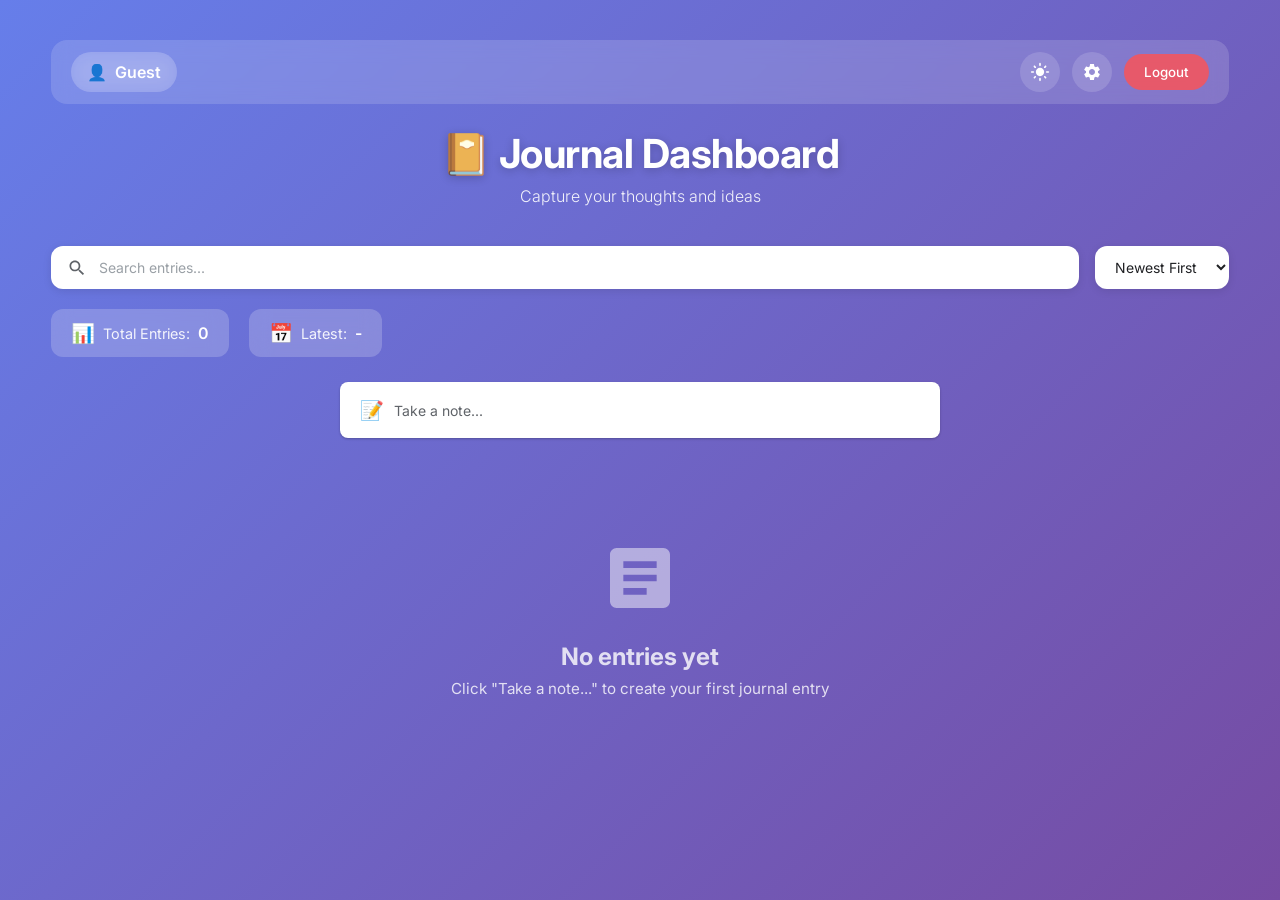
<file: frantend/index.html>
<!DOCTYPE html>
<html lang="en">
<head>
    <meta charset="UTF-8">
    <meta name="viewport" content="width=device-width, initial-scale=1.0">
    <title>Journal Dashboard</title>
    <link rel="stylesheet" href="style.css">
</head>
<body>

    <div class="wrapper">

        <!-- Top Bar with User Info -->
        <div class="top-bar">
            <div class="user-info" id="userInfo">
                👤 <span id="usernameDisplay">Guest</span>
            </div>
            <div class="top-bar-actions">
                <button class="theme-toggle" onclick="toggleTheme()" title="Toggle Theme">
                    <svg class="sun-icon" viewBox="0 0 24 24" fill="currentColor">
                        <path d="M12 7c-2.76 0-5 2.24-5 5s2.24 5 5 5 5-2.24 5-5-2.24-5-5-5zM2 13h2c.55 0 1-.45 1-1s-.45-1-1-1H2c-.55 0-1 .45-1 1s.45 1 1 1zm18 0h2c.55 0 1-.45 1-1s-.45-1-1-1h-2c-.55 0-1 .45-1 1s.45 1 1 1zM11 2v2c0 .55.45 1 1 1s1-.45 1-1V2c0-.55-.45-1-1-1s-1 .45-1 1zm0 18v2c0 .55.45 1 1 1s1-.45 1-1v-2c0-.55-.45-1-1-1s-1 .45-1 1zM5.99 4.58c-.39-.39-1.03-.39-1.41 0-.39.39-.39 1.03 0 1.41l1.06 1.06c.39.39 1.03.39 1.41 0s.39-1.03 0-1.41L5.99 4.58zm12.37 12.37c-.39-.39-1.03-.39-1.41 0-.39.39-.39 1.03 0 1.41l1.06 1.06c.39.39 1.03.39 1.41 0 .39-.39.39-1.03 0-1.41l-1.06-1.06zm1.06-10.96c.39-.39.39-1.03 0-1.41-.39-.39-1.03-.39-1.41 0l-1.06 1.06c-.39.39-.39 1.03 0 1.41s1.03.39 1.41 0l1.06-1.06zM7.05 18.36c.39-.39.39-1.03 0-1.41-.39-.39-1.03-.39-1.41 0l-1.06 1.06c-.39.39-.39 1.03 0 1.41s1.03.39 1.41 0l1.06-1.06z"/>
                    </svg>
                    <svg class="moon-icon" viewBox="0 0 24 24" fill="currentColor">
                        <path d="M12 3c-4.97 0-9 4.03-9 9s4.03 9 9 9 9-4.03 9-9c0-.46-.04-.92-.1-1.36-.98 1.37-2.58 2.26-4.4 2.26-2.98 0-5.4-2.42-5.4-5.4 0-1.81.89-3.42 2.26-4.4-.44-.06-.9-.1-1.36-.1z"/>
                    </svg>
                </button>
                <button class="settings-btn" onclick="showSettings()" title="Settings">
                    <svg viewBox="0 0 24 24" fill="currentColor">
                        <path d="M19.14 12.94c.04-.31.06-.63.06-.94 0-.31-.02-.63-.06-.94l2.03-1.58c.18-.14.23-.41.12-.61l-1.92-3.32c-.12-.22-.37-.29-.59-.22l-2.39.96c-.5-.38-1.03-.7-1.62-.94l-.36-2.54c-.04-.24-.24-.41-.48-.41h-3.84c-.24 0-.43.17-.47.41l-.36 2.54c-.59.24-1.13.57-1.62.94l-2.39-.96c-.22-.08-.47 0-.59.22L2.74 8.87c-.12.21-.08.47.12.61l2.03 1.58c-.04.31-.06.63-.06.94s.02.63.06.94l-2.03 1.58c-.18.14-.23.41-.12.61l1.92 3.32c.12.22.37.29.59.22l2.39-.96c.5.38 1.03.7 1.62.94l.36 2.54c.05.24.24.41.48.41h3.84c.24 0 .44-.17.47-.41l.36-2.54c.59-.24 1.13-.56 1.62-.94l2.39.96c.22.08.47 0 .59-.22l1.92-3.32c.12-.22.07-.47-.12-.61l-2.01-1.58zM12 15.6c-1.98 0-3.6-1.62-3.6-3.6s1.62-3.6 3.6-3.6 3.6 1.62 3.6 3.6-1.62 3.6-3.6 3.6z"/>
                    </svg>
                </button>
                <a href="/logout" class="logout-link">
                    <button class="logout-btn">Logout</button>
                </a>
            </div>
        </div>

        <div class="header">
            <h1>📔 Journal Dashboard</h1>
            <p>Capture your thoughts and ideas</p>
        </div>

        <!-- Search and Filter Bar -->
        <div class="toolbar">
            <div class="search-box">
                <svg viewBox="0 0 24 24" fill="currentColor">
                    <path d="M15.5 14h-.79l-.28-.27C15.41 12.59 16 11.11 16 9.5 16 5.91 13.09 3 9.5 3S3 5.91 3 9.5 5.91 16 9.5 16c1.61 0 3.09-.59 4.23-1.57l.27.28v.79l5 4.99L20.49 19l-4.99-5zm-6 0C7.01 14 5 11.99 5 9.5S7.01 5 9.5 5 14 7.01 14 9.5 11.99 14 9.5 14z"/>
                </svg>
                <input type="text" id="searchInput" placeholder="Search entries..." oninput="filterEntries()">
            </div>
            <div class="sort-dropdown">
                <select id="sortSelect" onchange="sortEntries()">
                    <option value="newest">Newest First</option>
                    <option value="oldest">Oldest First</option>
                    <option value="title">By Title</option>
                </select>
            </div>
        </div>

        <!-- Stats Bar -->
        <div class="stats-bar">
            <div class="stat-item">
                <span class="stat-icon">📊</span>
                <span class="stat-label">Total Entries:</span>
                <span class="stat-value" id="totalEntries">0</span>
            </div>
            <div class="stat-item">
                <span class="stat-icon">📅</span>
                <span class="stat-label">Latest:</span>
                <span class="stat-value" id="latestDate">-</span>
            </div>
        </div>

        <!-- Google Keep Style Trigger -->
        <div class="note-trigger" onclick="openModal()">
            <span>📝</span>
            Take a note...
        </div>

        <!-- Floating Action Button for Mobile -->
        <button class="fab" onclick="openModal()">
            <svg viewBox="0 0 24 24">
                <path d="M19 13h-6v6h-2v-6H5v-2h6V5h2v6h6v2z"/>
            </svg>
        </button>

        <!-- Entries Grid -->
        <div id="entries" class="grid"></div>

        <!-- Empty State (hidden by default) -->
        <div id="emptyState" class="empty-state" style="display: none;">
            <svg viewBox="0 0 24 24" fill="currentColor">
                <path d="M19 3H5c-1.1 0-2 .9-2 2v14c0 1.1.9 2 2 2h14c1.1 0 2-.9 2-2V5c0-1.1-.9-2-2-2zm-5 14H7v-2h7v2zm3-4H7v-2h10v2zm0-4H7V7h10v2z"/>
            </svg>
            <h3>No entries yet</h3>
            <p>Click "Take a note..." to create your first journal entry</p>
        </div>

    </div>

    <!-- Modal -->
    <div id="modal" class="modal">
        <div class="modal-content">
            <div class="modal-header">
                <h2>New Entry</h2>
            </div>
            <div class="input-container">
                <input type="text" id="title" placeholder="Title">
                <textarea id="content" placeholder="Take a note..." 
                          oninput="autoExpand(this)"></textarea>
                <input type="text" id="tags" placeholder="Tags (comma separated)">
            </div>
            <div class="modal-actions">
                <button onclick="addEntry()">Add Entry</button>
                <button onclick="closeModal()">Close</button>
            </div>
        </div>
    </div>

<script src="script.js"></script>
</body>
</html>
</file>
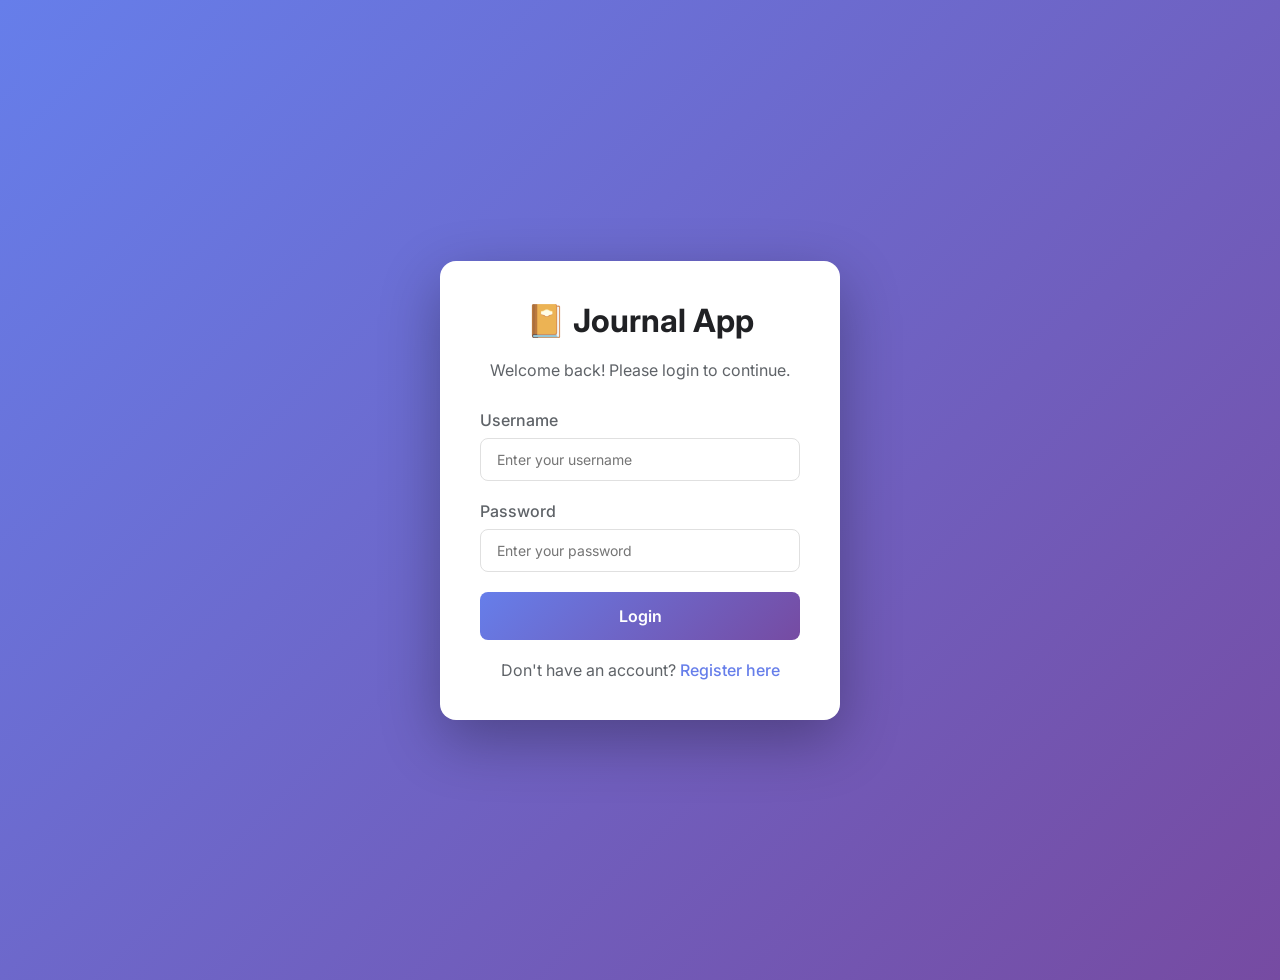
<file: frantend/login.html>
<!DOCTYPE html>
<html lang="en">
<head>
    <meta charset="UTF-8">
    <meta name="viewport" content="width=device-width, initial-scale=1.0">
    <title>Login - Journal App</title>
    <link rel="stylesheet" href="style.css">
    <style>
        .auth-container {
            min-height: 100vh;
            display: flex;
            align-items: center;
            justify-content: center;
            background: var(--bg-primary);
            padding: 20px;
        }

        .auth-card {
            background: white;
            padding: 40px;
            border-radius: 16px;
            box-shadow: 0 20px 60px rgba(0,0,0,0.3);
            width: 100%;
            max-width: 400px;
            text-align: center;
        }

        .auth-card h1 {
            font-size: 2rem;
            color: #202124;
            margin-bottom: 8px;
        }

        .auth-card .subtitle {
            color: #5f6368;
            margin-bottom: 30px;
        }

        .auth-form {
            text-align: left;
        }

        .auth-form label {
            display: block;
            margin-bottom: 8px;
            color: #5f6368;
            font-weight: 500;
        }

        .auth-form input {
            width: 100%;
            padding: 12px 16px;
            margin-bottom: 20px;
            border: 1px solid #e0e0e0;
            border-radius: 8px;
            font-size: 14px;
            transition: border-color 0.2s;
        }

        .auth-form input:focus {
            outline: none;
            border-color: #667eea;
        }

        .auth-btn {
            width: 100%;
            padding: 14px;
            background: linear-gradient(135deg, #667eea 0%, #764ba2 100%);
            color: white;
            border: none;
            border-radius: 8px;
            font-size: 16px;
            font-weight: 600;
            cursor: pointer;
            transition: transform 0.2s, box-shadow 0.2s;
        }

        .auth-btn:hover {
            transform: scale(1.02);
            box-shadow: 0 4px 12px rgba(102, 126, 234, 0.4);
        }

        .auth-links {
            margin-top: 20px;
            color: #5f6368;
        }

        .auth-links a {
            color: #667eea;
            text-decoration: none;
            font-weight: 500;
        }

        .auth-links a:hover {
            text-decoration: underline;
        }

        .error-msg {
            background: #fce8e6;
            color: #c5221f;
            padding: 12px;
            border-radius: 8px;
            margin-bottom: 20px;
            display: none;
        }

        .loading {
            opacity: 0.7;
            pointer-events: none;
        }
    </style>
</head>
<body>

    <div class="auth-container">
        <div class="auth-card">
            <h1>📔 Journal App</h1>
            <p class="subtitle">Welcome back! Please login to continue.</p>
            
            <div id="errorMsg" class="error-msg"></div>
            
            <form class="auth-form" onsubmit="handleLogin(event)">
                <label for="username">Username</label>
                <input type="text" id="username" name="username" placeholder="Enter your username" required>
                
                <label for="password">Password</label>
                <input type="password" id="password" name="password" placeholder="Enter your password" required>
                
                <button type="submit" class="auth-btn" id="loginBtn">Login</button>
            </form>
            
            <div class="auth-links">
                Don't have an account? <a href="./register.html">Register here</a>
            </div>
        </div>
    </div>

    <script>
        // Check if already logged in
        const user = localStorage.getItem('journalUsername');
        if (user) {
            // Check with backend if session is valid
            fetch('http://localhost:8080/api/journal', { 
                credentials: 'include' 
            })
            .then(() => {
                window.location.href = 'index.html';
            })
            .catch(() => {
                // Session expired, stay on login
            });
        }

        async function handleLogin(event) {
            event.preventDefault();
            
            const username = document.getElementById('username').value;
            const password = document.getElementById('password').value;
            const loginBtn = document.getElementById('loginBtn');
            const errorMsg = document.getElementById('errorMsg');

            loginBtn.textContent = 'Logging in...';
            loginBtn.classList.add('loading');

            try {
                const formData = new URLSearchParams();
                formData.append('username', username);
                formData.append('password', password);

                const response = await fetch('http://localhost:8080/login', {
                    method: 'POST',
                    headers: {
                        'Content-Type': 'application/x-www-form-urlencoded',
                    },
                    body: formData,
                    credentials: 'include'
                });

                if (response.redirected) {
                    // Login successful, redirect to index
                    localStorage.setItem('journalUsername', username);
                    window.location.href = response.url;
                } else {
                    // Login failed
                    errorMsg.textContent = 'Invalid username or password';
                    errorMsg.style.display = 'block';
                    loginBtn.textContent = 'Login';
                    loginBtn.classList.remove('loading');
                }
            } catch (error) {
                errorMsg.textContent = 'Connection error. Please try again.';
                errorMsg.style.display = 'block';
                loginBtn.textContent = 'Login';
                loginBtn.classList.remove('loading');
            }
        }
    </script>
</body>
</html>
</file>
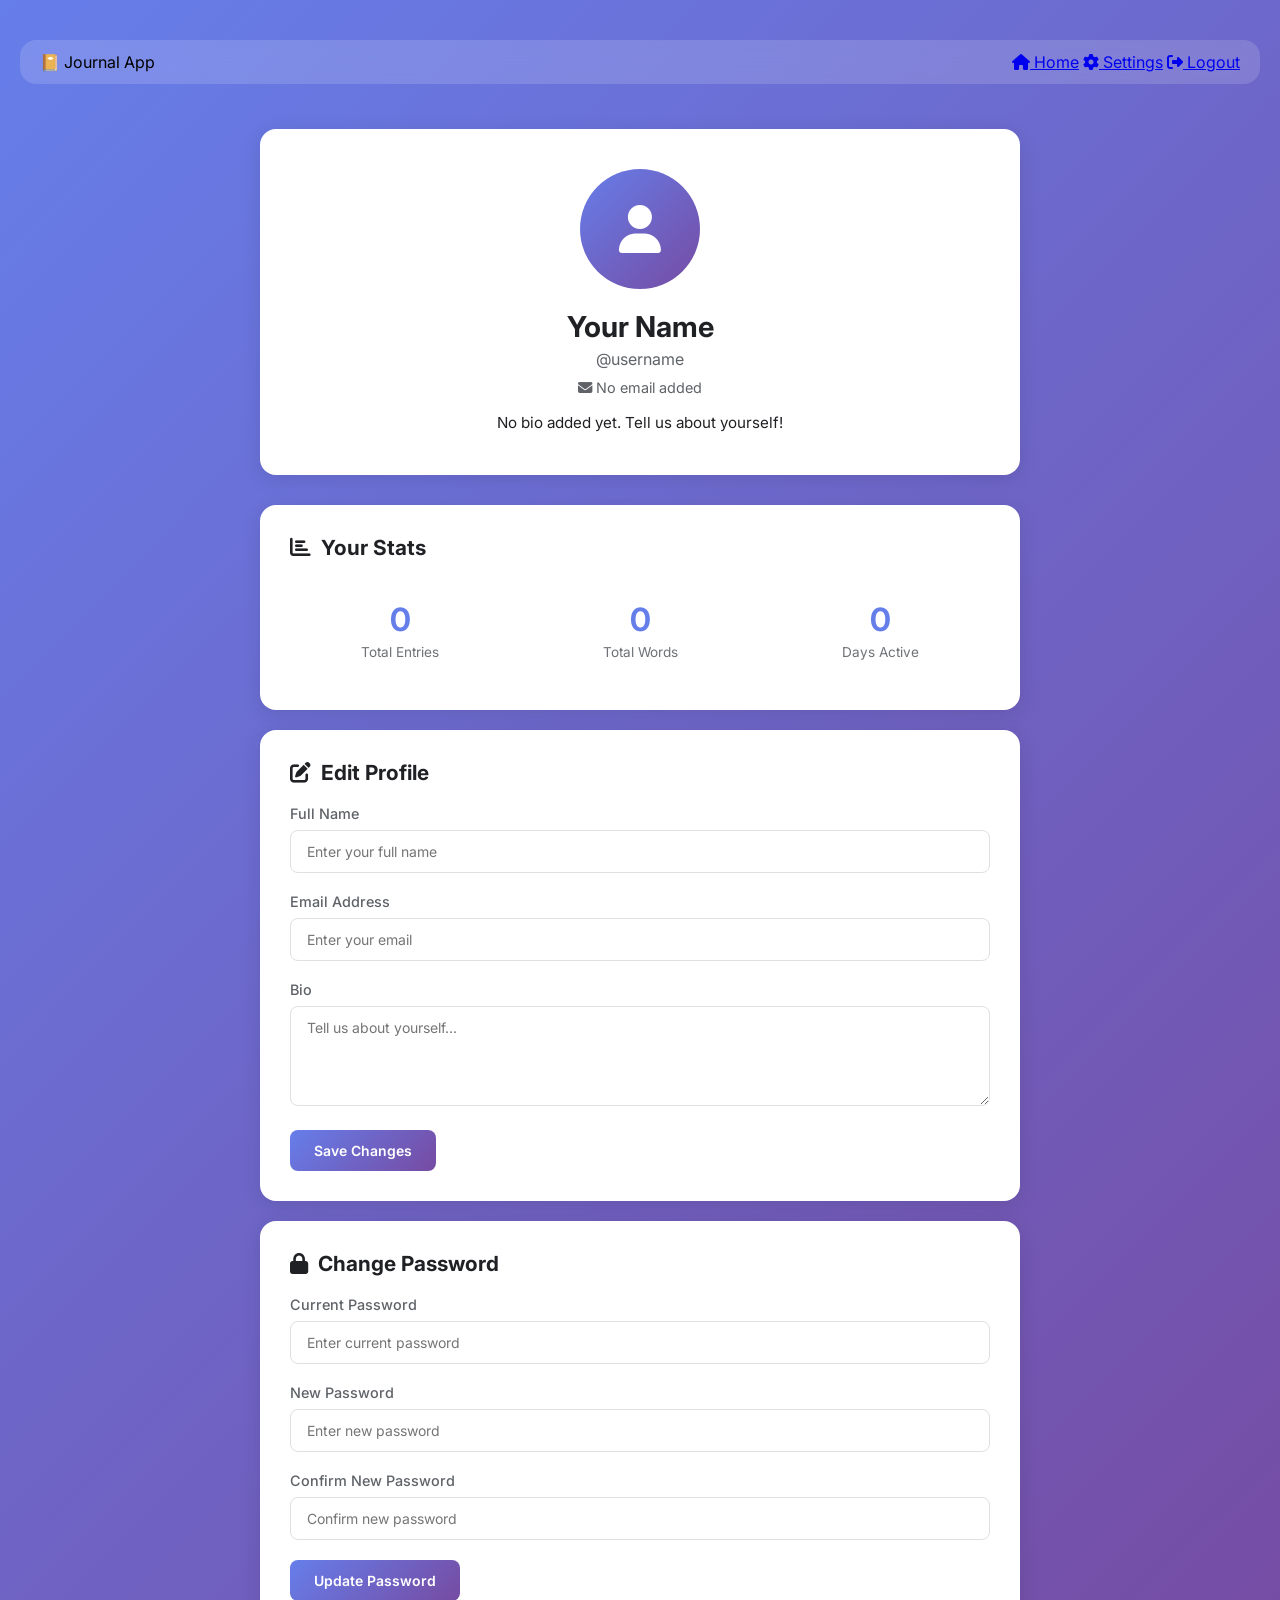
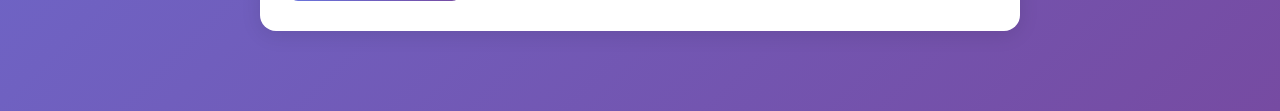
<file: frantend/profile.html>
<!DOCTYPE html>
<html lang="en">
<head>
    <meta charset="UTF-8">
    <meta name="viewport" content="width=device-width, initial-scale=1.0">
    <title>My Profile - Journal App</title>
    <link rel="stylesheet" href="style.css">
    <link rel="stylesheet" href="https://cdnjs.cloudflare.com/ajax/libs/font-awesome/6.4.0/css/all.min.css">
    <style>
        .profile-container {
            max-width: 800px;
            margin: 0 auto;
            padding: 20px;
        }

        .profile-header {
            background: var(--card-bg);
            border-radius: 16px;
            padding: 40px;
            text-align: center;
            margin-bottom: 30px;
            box-shadow: 0 4px 20px var(--shadow-light);
        }

        .profile-avatar {
            width: 120px;
            height: 120px;
            border-radius: 50%;
            background: linear-gradient(135deg, #667eea 0%, #764ba2 100%);
            display: flex;
            align-items: center;
            justify-content: center;
            margin: 0 auto 20px;
            font-size: 3rem;
            color: white;
        }

        .profile-name {
            font-size: 1.8rem;
            font-weight: 700;
            color: var(--card-text);
            margin-bottom: 5px;
        }

        .profile-username {
            color: var(--card-subtext);
            font-size: 1rem;
            margin-bottom: 10px;
        }

        .profile-email {
            color: var(--card-subtext);
            font-size: 0.9rem;
        }

        .profile-bio {
            margin-top: 15px;
            color: var(--card-text);
            font-size: 0.95rem;
            line-height: 1.6;
            max-width: 400px;
            margin-left: auto;
            margin-right: auto;
        }

        .profile-section {
            background: var(--card-bg);
            border-radius: 16px;
            padding: 30px;
            margin-bottom: 20px;
            box-shadow: 0 4px 20px var(--shadow-light);
        }

        .profile-section h2 {
            font-size: 1.3rem;
            color: var(--card-text);
            margin-bottom: 20px;
            display: flex;
            align-items: center;
            gap: 10px;
        }

        .form-group {
            margin-bottom: 20px;
        }

        .form-group label {
            display: block;
            margin-bottom: 8px;
            color: var(--card-subtext);
            font-weight: 500;
            font-size: 0.9rem;
        }

        .form-group input,
        .form-group textarea {
            width: 100%;
            padding: 12px 16px;
            border: 1px solid var(--input-border);
            border-radius: 8px;
            font-size: 14px;
            background: var(--bg-secondary);
            color: var(--card-text);
            transition: border-color 0.2s;
        }

        .form-group input:focus,
        .form-group textarea:focus {
            outline: none;
            border-color: var(--accent-color);
        }

        .form-group textarea {
            min-height: 100px;
            resize: vertical;
        }

        .btn {
            padding: 12px 24px;
            background: var(--btn-primary);
            color: white;
            border: none;
            border-radius: 8px;
            font-size: 14px;
            font-weight: 600;
            cursor: pointer;
            transition: transform 0.2s, box-shadow 0.2s;
        }

        .btn:hover {
            transform: scale(1.02);
            box-shadow: 0 4px 12px rgba(102, 126, 234, 0.4);
        }

        .stats-grid {
            display: grid;
            grid-template-columns: repeat(3, 1fr);
            gap: 20px;
        }

        .stat-card {
            background: var(--bg-secondary);
            padding: 20px;
            border-radius: 12px;
            text-align: center;
        }

        .stat-number {
            font-size: 2rem;
            font-weight: 700;
            color: var(--accent-color);
        }

        .stat-label {
            color: var(--card-subtext);
            font-size: 0.85rem;
            margin-top: 5px;
        }

        .success-msg {
            background: #e6f4ea;
            color: #1e8e3e;
            padding: 12px;
            border-radius: 8px;
            margin-bottom: 20px;
            display: none;
        }

        .error-msg {
            background: #fce8e6;
            color: #c5221f;
            padding: 12px;
            border-radius: 8px;
            margin-bottom: 20px;
            display: none;
        }

        @media (max-width: 600px) {
            .stats-grid {
                grid-template-columns: 1fr;
            }
        }
    </style>
</head>
<body>

<!-- Top Bar -->
<div class="top-bar">
    <div class="logo">
        <span class="logo-icon">📔</span>
        <span class="logo-text">Journal App</span>
    </div>
    <div class="top-links">
        <a href="index.html" class="top-link"><i class="fas fa-home"></i> Home</a>
        <a href="settings.html" class="top-link"><i class="fas fa-cog"></i> Settings</a>
        <a href="#" class="top-link" onclick="handleLogout()"><i class="fas fa-sign-out-alt"></i> Logout</a>
    </div>
</div>

<div class="wrapper">
    <div class="profile-container">

        <div id="successMsg" class="success-msg"></div>
        <div id="errorMsg" class="error-msg"></div>

        <!-- Profile Header -->
        <div class="profile-header">
            <div class="profile-avatar" id="avatar">
                <i class="fas fa-user"></i>
            </div>
            <div class="profile-name" id="displayName">Your Name</div>
            <div class="profile-username">@<span id="usernameDisplay">username</span></div>
            <div class="profile-email"><i class="fas fa-envelope"></i> <span id="emailDisplay">No email added</span></div>
            <div class="profile-bio" id="bioDisplay">No bio added yet. Tell us about yourself!</div>
        </div>

        <!-- Stats -->
        <div class="profile-section">
            <h2><i class="fas fa-chart-bar"></i> Your Stats</h2>
            <div class="stats-grid">
                <div class="stat-card">
                    <div class="stat-number" id="totalEntries">0</div>
                    <div class="stat-label">Total Entries</div>
                </div>
                <div class="stat-card">
                    <div class="stat-number" id="totalWords">0</div>
                    <div class="stat-label">Total Words</div>
                </div>
                <div class="stat-card">
                    <div class="stat-number" id="daysActive">0</div>
                    <div class="stat-label">Days Active</div>
                </div>
            </div>
        </div>

        <!-- Edit Profile Form -->
        <div class="profile-section">
            <h2><i class="fas fa-edit"></i> Edit Profile</h2>
            <form id="profileForm" onsubmit="handleProfileUpdate(event)">
                <div class="form-group">
                    <label for="fullName">Full Name</label>
                    <input type="text" id="fullName" name="fullName" placeholder="Enter your full name">
                </div>

                <div class="form-group">
                    <label for="email">Email Address</label>
                    <input type="email" id="email" name="email" placeholder="Enter your email">
                </div>

                <div class="form-group">
                    <label for="bio">Bio</label>
                    <textarea id="bio" name="bio" placeholder="Tell us about yourself..."></textarea>
                </div>

                <button type="submit" class="btn">Save Changes</button>
            </form>
        </div>

        <!-- Change Password -->
        <div class="profile-section">
            <h2><i class="fas fa-lock"></i> Change Password</h2>
            <form id="passwordForm" onsubmit="handlePasswordChange(event)">
                <div class="form-group">
                    <label for="currentPassword">Current Password</label>
                    <input type="password" id="currentPassword" name="currentPassword" placeholder="Enter current password">
                </div>

                <div class="form-group">
                    <label for="newPassword">New Password</label>
                    <input type="password" id="newPassword" name="newPassword" placeholder="Enter new password">
                </div>

                <div class="form-group">
                    <label for="confirmPassword">Confirm New Password</label>
                    <input type="password" id="confirmPassword" name="confirmPassword" placeholder="Confirm new password">
                </div>

                <button type="submit" class="btn">Update Password</button>
            </form>
        </div>

    </div>
</div>

<script src="script.js"></script>
<script>
    // Check auth on load
    checkAuth();

    // Load profile data
    loadProfileData();

    async function loadProfileData() {
        try {
            const response = await fetch('http://localhost:8080/api/user/profile', {
                credentials: 'include'
            });

            if (response.ok) {
                const user = await response.json();

                // Update UI
                document.getElementById('usernameDisplay').textContent = user.username || 'username';
                document.getElementById('displayName').textContent = user.fullName || user.username || 'Your Name';
                document.getElementById('emailDisplay').textContent = user.email || 'No email added';
                document.getElementById('bioDisplay').textContent = user.bio || 'No bio added yet. Tell us about yourself!';

                // Form fields
                document.getElementById('fullName').value = user.fullName || '';
                document.getElementById('email').value = user.email || '';
                document.getElementById('bio').value = user.bio || '';

                // Avatar
                const initial = (user.username || 'U').charAt(0).toUpperCase();
                document.getElementById('avatar').innerHTML = initial;

                // Stats
                loadStats();
            }
        } catch (error) {
            console.error("Error loading profile:", error);
            // Load from localStorage as fallback
            const username = localStorage.getItem('journalUsername');
            if (username) {
                document.getElementById('usernameDisplay').textContent = username;
                document.getElementById('displayName').textContent = username;
                document.getElementById('avatar').innerHTML = username.charAt(0).toUpperCase();
            }
            loadStats();
        }
    }

    async function loadStats() {
        try {
            const response = await fetch('http://localhost:8080/api/journal', {
                credentials: 'include'
            });

            if (response.ok) {
                const entries = await response.json();

                // Calculate stats
                const totalEntries = entries.length;
                let totalWords = 0;
                const dates = new Set();

                entries.forEach(entry => {
                    totalWords += (entry.content || '').split(/\s+/).filter(w => w).length;
                    if (entry.date) {
                        dates.add(entry.date.split('T')[0]);
                    }
                });

                document.getElementById('totalEntries').textContent = totalEntries;
                document.getElementById('totalWords').textContent = totalWords;
                document.getElementById('daysActive').textContent = dates.size;
            }
        } catch (error) {
            console.error("Error loading stats:", error);
        }
    }

    async function handleProfileUpdate(event) {
        event.preventDefault();

        const fullName = document.getElementById('fullName').value;
        const email = document.getElementById('email').value;
        const bio = document.getElementById('bio').value;

        try {
            const response = await fetch('http://localhost:8080/api/user/profile', {
                method: 'PUT',
                headers: {
                    'Content-Type': 'application/json',
                },
                body: JSON.stringify({ fullName, email, bio }),
                credentials: 'include'
            });

            const data = await response.json();

            if (data.success) {
                showSuccess('Profile updated successfully!');
                loadProfileData();
            } else {
                showError(data.message || 'Failed to update profile');
            }
        } catch (error) {
            console.error("Error updating profile:", error);
            showError('Cannot connect to server');
        }
    }

    async function handlePasswordChange(event) {
        event.preventDefault();

        const currentPassword = document.getElementById('currentPassword').value;
        const newPassword = document.getElementById('newPassword').value;
        const confirmPassword = document.getElementById('confirmPassword').value;

        if (newPassword !== confirmPassword) {
            showError('New passwords do not match');
            return;
        }

        if (newPassword.length < 6) {
            showError('Password must be at least 6 characters');
            return;
        }

        try {
            const response = await fetch('http://localhost:8080/api/user/password', {
                method: 'PUT',
                headers: {
                    'Content-Type': 'application/json',
                },
                body: JSON.stringify({ currentPassword, newPassword }),
                credentials: 'include'
            });

            const data = await response.json();

            if (data.success) {
                showSuccess('Password updated successfully!');
                document.getElementById('passwordForm').reset();
            } else {
                showError(data.message || 'Failed to update password');
            }
        } catch (error) {
            console.error("Error changing password:", error);
            showError('Cannot connect to server');
        }
    }

    function showSuccess(message) {
        const msg = document.getElementById('successMsg');
        msg.textContent = message;
        msg.style.display = 'block';
        document.getElementById('errorMsg').style.display = 'none';

        setTimeout(() => {
            msg.style.display = 'none';
        }, 5000);
    }

    function showError(message) {
        const msg = document.getElementById('errorMsg');
        msg.textContent = message;
        msg.style.display = 'block';
        document.getElementById('successMsg').style.display = 'none';

        setTimeout(() => {
            msg.style.display = 'none';
        }, 5000);
    }
</script>
</body>
</html>
</file>
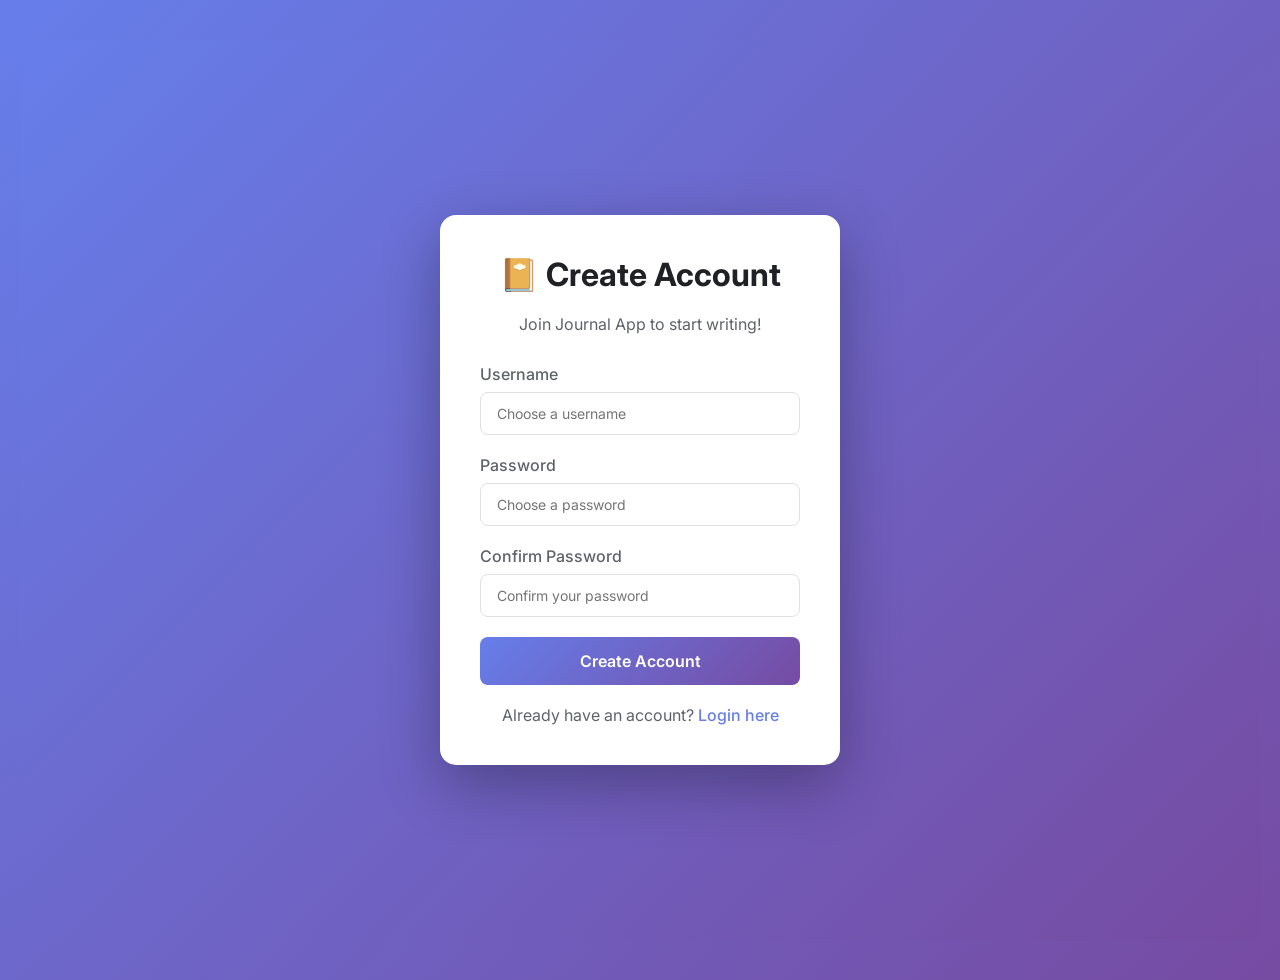
<file: frantend/register.html>
<!DOCTYPE html>
<html lang="en">
<head>
    <meta charset="UTF-8">
    <meta name="viewport" content="width=device-width, initial-scale=1.0">
    <title>Register - Journal App</title>
    <link rel="stylesheet" href="style.css">
    <style>
        .auth-container {
            min-height: 100vh;
            display: flex;
            align-items: center;
            justify-content: center;
            background: var(--bg-primary);
            padding: 20px;
        }

        .auth-card {
            background: white;
            padding: 40px;
            border-radius: 16px;
            box-shadow: 0 20px 60px rgba(0,0,0,0.3);
            width: 100%;
            max-width: 400px;
            text-align: center;
        }

        .auth-card h1 {
            font-size: 2rem;
            color: #202124;
            margin-bottom: 8px;
        }

        .auth-card .subtitle {
            color: #5f6368;
            margin-bottom: 30px;
        }

        .auth-form {
            text-align: left;
        }

        .auth-form label {
            display: block;
            margin-bottom: 8px;
            color: #5f6368;
            font-weight: 500;
        }

        .auth-form input {
            width: 100%;
            padding: 12px 16px;
            margin-bottom: 20px;
            border: 1px solid #e0e0e0;
            border-radius: 8px;
            font-size: 14px;
            transition: border-color 0.2s;
        }

        .auth-form input:focus {
            outline: none;
            border-color: #667eea;
        }

        .auth-btn {
            width: 100%;
            padding: 14px;
            background: linear-gradient(135deg, #667eea 0%, #764ba2 100%);
            color: white;
            border: none;
            border-radius: 8px;
            font-size: 16px;
            font-weight: 600;
            cursor: pointer;
            transition: transform 0.2s, box-shadow 0.2s;
        }

        .auth-btn:hover {
            transform: scale(1.02);
            box-shadow: 0 4px 12px rgba(102, 126, 234, 0.4);
        }

        .auth-links {
            margin-top: 20px;
            color: #5f6368;
        }

        .auth-links a {
            color: #667eea;
            text-decoration: none;
            font-weight: 500;
        }

        .auth-links a:hover {
            text-decoration: underline;
        }

        .error-msg, .success-msg {
            padding: 12px;
            border-radius: 8px;
            margin-bottom: 20px;
            display: none;
        }

        .error-msg {
            background: #fce8e6;
            color: #c5221f;
        }

        .success-msg {
            background: #e6f4ea;
            color: #1e8e3e;
        }

        .loading {
            opacity: 0.7;
            pointer-events: none;
        }
    </style>
</head>
<body>

    <div class="auth-container">
        <div class="auth-card">
            <h1>📔 Create Account</h1>
            <p class="subtitle">Join Journal App to start writing!</p>
            
            <div id="errorMsg" class="error-msg"></div>
            <div id="successMsg" class="success-msg"></div>
            
            <form class="auth-form" onsubmit="handleRegister(event)">
                <label for="username">Username</label>
                <input type="text" id="username" name="username" placeholder="Choose a username" required minlength="3">
                
                <label for="password">Password</label>
                <input type="password" id="password" name="password" placeholder="Choose a password" required minlength="4">
                
                <label for="confirmPassword">Confirm Password</label>
                <input type="password" id="confirmPassword" name="confirmPassword" placeholder="Confirm your password" required>
                
                <button type="submit" class="auth-btn" id="registerBtn">Create Account</button>
            </form>
            
            <div class="auth-links">
                Already have an account? <a href="./login.html">Login here</a>
            </div>
        </div>
    </div>

    <script>
        async function handleRegister(event) {
            event.preventDefault();
            
            const username = document.getElementById('username').value;
            const password = document.getElementById('password').value;
            const confirmPassword = document.getElementById('confirmPassword').value;
            const registerBtn = document.getElementById('registerBtn');
            const errorMsg = document.getElementById('errorMsg');
            const successMsg = document.getElementById('successMsg');

            // Reset messages
            errorMsg.style.display = 'none';
            successMsg.style.display = 'none';

            // Validate passwords match
            if (password !== confirmPassword) {
                errorMsg.textContent = 'Passwords do not match!';
                errorMsg.style.display = 'block';
                return;
            }

            registerBtn.textContent = 'Creating account...';
            registerBtn.classList.add('loading');

            try {
                const formData = new URLSearchParams();
                formData.append('username', username);
                formData.append('password', password);

                const response = await fetch('http://localhost:8080/register', {
                    method: 'POST',
                    headers: {
                        'Content-Type': 'application/x-www-form-urlencoded',
                    },
                    body: formData,
                    credentials: 'include'
                });

                if (response.ok || response.redirected) {
                    // Registration successful
                    successMsg.textContent = 'Account created! Redirecting to login...';
                    successMsg.style.display = 'block';
                    
                    setTimeout(() => {
                        window.location.href = 'login.html';
                    }, 1500);
                } else {
                    errorMsg.textContent = 'Username already exists. Please try another.';
                    errorMsg.style.display = 'block';
                    registerBtn.textContent = 'Create Account';
                    registerBtn.classList.remove('loading');
                }
            } catch (error) {
                errorMsg.textContent = 'Connection error. Please try again.';
                errorMsg.style.display = 'block';
                registerBtn.textContent = 'Create Account';
                registerBtn.classList.remove('loading');
            }
        }
    </script>
</body>
</html>
</file>
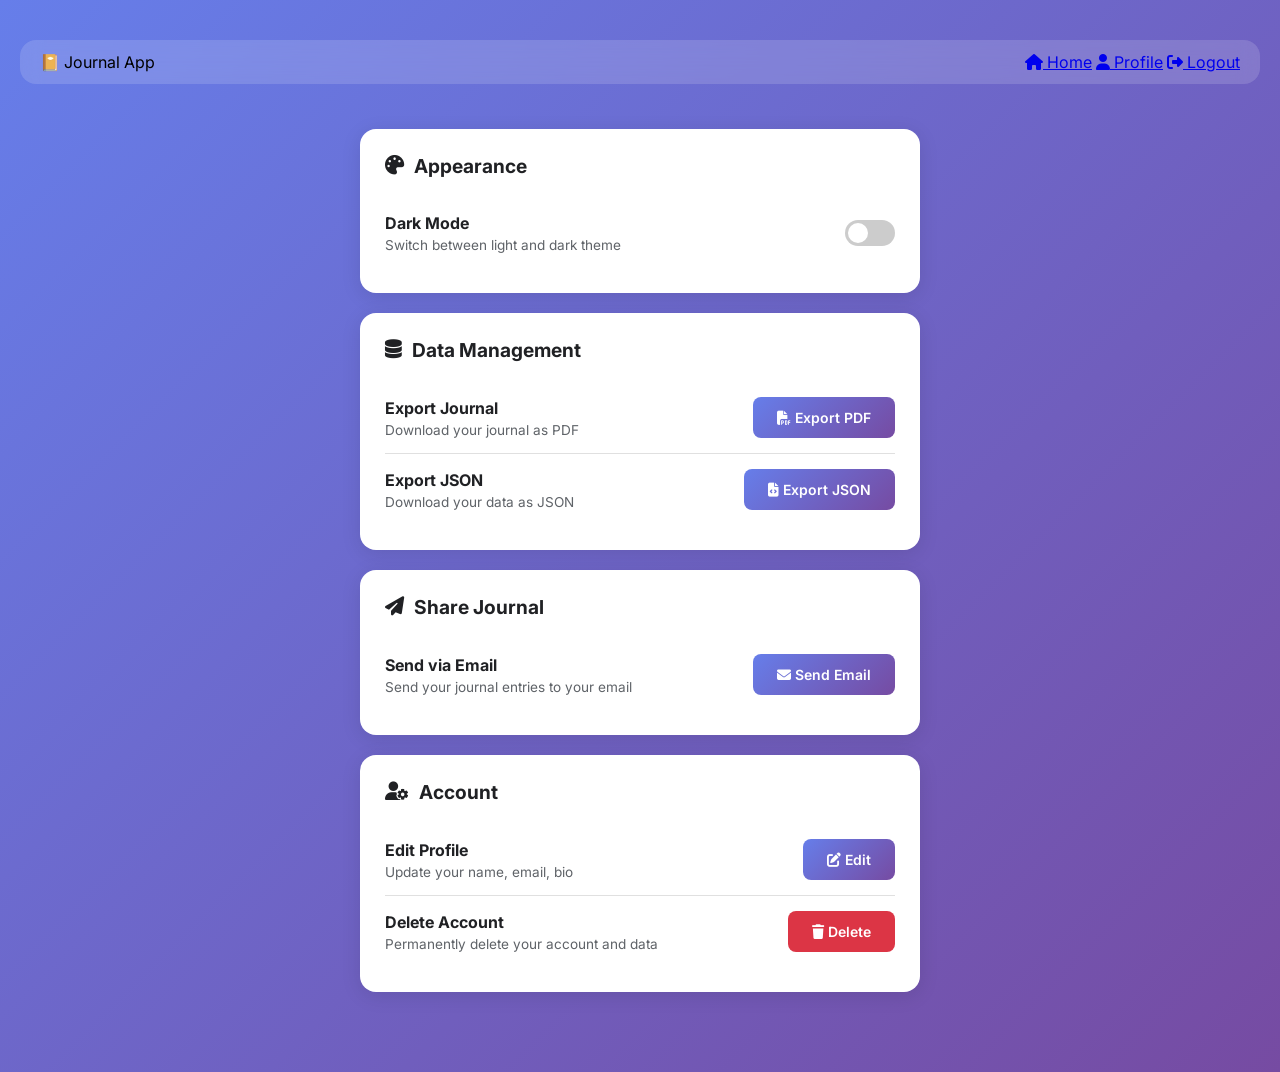
<file: frantend/settings.html>
<!DOCTYPE html>
<html lang="en">
<head>
  <meta charset="UTF-8">
  <meta name="viewport" content="width=device-width, initial-scale=1.0">
  <title>Settings - Journal App</title>
  <link rel="stylesheet" href="style.css">
  <link rel="stylesheet" href="https://cdnjs.cloudflare.com/ajax/libs/font-awesome/6.4.0/css/all.min.css">
  <style>
    .settings-container {
        max-width: 600px;
        margin: 0 auto;
        padding: 20px;
    }

    .settings-section {
        background: var(--card-bg);
        border-radius: 16px;
        padding: 25px;
        margin-bottom: 20px;
        box-shadow: 0 4px 20px var(--shadow-light);
    }

    .settings-section h2 {
        font-size: 1.2rem;
        color: var(--card-text);
        margin-bottom: 20px;
        display: flex;
        align-items: center;
        gap: 10px;
    }

    .setting-item {
        display: flex;
        align-items: center;
        justify-content: space-between;
        padding: 15px 0;
        border-bottom: 1px solid var(--input-border);
    }

    .setting-item:last-child {
        border-bottom: none;
    }

    .setting-info h3 {
        font-size: 1rem;
        color: var(--card-text);
        margin-bottom: 4px;
    }

    .setting-info p {
        font-size: 0.85rem;
        color: var(--card-subtext);
    }

    .toggle-switch {
        position: relative;
        width: 50px;
        height: 26px;
    }

    .toggle-switch input {
        opacity: 0;
        width: 0;
        height: 0;
    }

    .toggle-slider {
        position: absolute;
        cursor: pointer;
        top: 0;
        left: 0;
        right: 0;
        bottom: 0;
        background-color: #ccc;
        transition: 0.3s;
        border-radius: 26px;
    }

    .toggle-slider:before {
        position: absolute;
        content: "";
        height: 20px;
        width: 20px;
        left: 3px;
        bottom: 3px;
        background-color: white;
        transition: 0.3s;
        border-radius: 50%;
    }

    input:checked + .toggle-slider {
        background: linear-gradient(135deg, #667eea 0%, #764ba2 100%);
    }

    input:checked + .toggle-slider:before {
        transform: translateX(24px);
    }

    .btn {
        padding: 12px 24px;
        background: var(--btn-primary);
        color: white;
        border: none;
        border-radius: 8px;
        font-size: 14px;
        font-weight: 600;
        cursor: pointer;
        transition: transform 0.2s, box-shadow 0.2s;
        text-decoration: none;
        display: inline-block;
    }

    .btn:hover {
        transform: scale(1.02);
        box-shadow: 0 4px 12px rgba(102, 126, 234, 0.4);
    }

    .btn-danger {
        background: #dc3545;
    }

    .btn-danger:hover {
        background: #c82333;
        box-shadow: 0 4px 12px rgba(220, 53, 69, 0.4);
    }

    .success-msg {
        background: #e6f4ea;
        color: #1e8e3e;
        padding: 12px;
        border-radius: 8px;
        margin-bottom: 20px;
        display: none;
    }

    @media (max-width: 500px) {
        .setting-item {
            flex-direction: column;
            align-items: flex-start;
            gap: 10px;
        }
    }
  </style>
</head>
<body>

<!-- Top Bar -->
<div class="top-bar">
  <div class="logo">
    <span class="logo-icon">📔</span>
    <span class="logo-text">Journal App</span>
  </div>
  <div class="top-links">
    <a href="index.html" class="top-link"><i class="fas fa-home"></i> Home</a>
    <a href="profile.html" class="top-link"><i class="fas fa-user"></i> Profile</a>
    <a href="#" class="top-link" onclick="handleLogout()"><i class="fas fa-sign-out-alt"></i> Logout</a>
  </div>
</div>

<div class="wrapper">
  <div class="settings-container">

    <div id="successMsg" class="success-msg"></div>

    <!-- Theme Settings -->
    <div class="settings-section">
      <h2><i class="fas fa-palette"></i> Appearance</h2>

      <div class="setting-item">
        <div class="setting-info">
          <h3>Dark Mode</h3>
          <p>Switch between light and dark theme</p>
        </div>
        <label class="toggle-switch">
          <input type="checkbox" id="darkModeToggle" onchange="toggleTheme()">
          <span class="toggle-slider"></span>
        </label>
      </div>
    </div>

    <!-- Data Management -->
    <div class="settings-section">
      <h2><i class="fas fa-database"></i> Data Management</h2>

      <div class="setting-item">
        <div class="setting-info">
          <h3>Export Journal</h3>
          <p>Download your journal as PDF</p>
        </div>
        <button class="btn" onclick="exportToPDF()">
          <i class="fas fa-file-pdf"></i> Export PDF
        </button>
      </div>

      <div class="setting-item">
        <div class="setting-info">
          <h3>Export JSON</h3>
          <p>Download your data as JSON</p>
        </div>
        <button class="btn" onclick="exportToJSON()">
          <i class="fas fa-file-code"></i> Export JSON
        </button>
      </div>
    </div>

    <!-- Send Journal -->
    <div class="settings-section">
      <h2><i class="fas fa-paper-plane"></i> Share Journal</h2>

      <div class="setting-item">
        <div class="setting-info">
          <h3>Send via Email</h3>
          <p>Send your journal entries to your email</p>
        </div>
        <button class="btn" onclick="showSendEmailModal()">
          <i class="fas fa-envelope"></i> Send Email
        </button>
      </div>
    </div>

    <!-- Account -->
    <div class="settings-section">
      <h2><i class="fas fa-user-cog"></i> Account</h2>

      <div class="setting-item">
        <div class="setting-info">
          <h3>Edit Profile</h3>
          <p>Update your name, email, bio</p>
        </div>
        <a href="profile.html" class="btn">
          <i class="fas fa-edit"></i> Edit
        </a>
      </div>

      <div class="setting-item">
        <div class="setting-info">
          <h3>Delete Account</h3>
          <p>Permanently delete your account and data</p>
        </div>
        <button class="btn btn-danger" onclick="confirmDeleteAccount()">
          <i class="fas fa-trash"></i> Delete
        </button>
      </div>
    </div>

  </div>
</div>

<!-- Send Email Modal -->
<div id="emailModal" class="modal" style="display: none;">
  <div class="modal-content">
    <span class="close" onclick="closeModal()">&times;</span>
    <h2><i class="fas fa-paper-plane"></i> Send Journal via Email</h2>

    <div class="form-group">
      <label for="recipientEmail">Recipient Email</label>
      <input type="email" id="recipientEmail" placeholder="Enter email address">
    </div>

    <div class="form-group">
      <label for="emailSubject">Subject</label>
      <input type="text" id="emailSubject" placeholder="Email subject">
    </div>

    <div class="form-group">
      <label>
        <input type="checkbox" id="sendAllEntries"> Send all entries
      </label>
    </div>

    <button class="btn" onclick="sendJournalEmail()">Send Email</button>
  </div>
</div>

<script src="script.js"></script>
<script>
  // Check auth
  checkAuth();

  // Load theme preference
  const darkTheme = localStorage.getItem('journalDarkTheme') === 'true';
  document.getElementById('darkModeToggle').checked = darkTheme;

  function toggleTheme() {
      const isDark = document.getElementById('darkModeToggle').checked;
      localStorage.setItem('journalDarkTheme', isDark);

      if (isDark) {
          document.body.classList.add('dark-theme');
      } else {
          document.body.classList.remove('dark-theme');
      }

      // Save to backend
      fetch('http://localhost:8080/api/user/preferences', {
          method: 'PUT',
          headers: { 'Content-Type': 'application/json' },
          body: JSON.stringify({ darkTheme: isDark }),
          credentials: 'include'
      });
  }

  async function exportToPDF() {
      try {
          const response = await fetch('http://localhost:8080/api/journal/export/pdf', {
              credentials: 'include'
          });

          if (response.ok) {
              const blob = await response.blob();
              const url = window.URL.createObjectURL(blob);
              const a = document.createElement('a');
              a.href = url;
              a.download = 'journal-export.pdf';
              a.click();
              showSuccess('Journal exported to PDF successfully!');
          } else {
              alert('Failed to export PDF');
          }
      } catch (error) {
          console.error("Error exporting PDF:", error);
          // Fallback: create simple PDF with browser print
          window.print();
      }
  }

  async function exportToJSON() {
      try {
          const response = await fetch('http://localhost:8080/api/journal', {
              credentials: 'include'
          });

          if (response.ok) {
              const entries = await response.json();
              const data = {
                  exportDate: new Date().toISOString(),
                  username: localStorage.getItem('journalUsername'),
                  entries: entries
              };

              const blob = new Blob([JSON.stringify(data, null, 2)], { type: 'application/json' });
              const url = window.URL.createObjectURL(blob);
              const a = document.createElement('a');
              a.href = url;
              a.download = 'journal-export.json';
              a.click();
              showSuccess('Journal exported to JSON successfully!');
          }
      } catch (error) {
          console.error("Error exporting JSON:", error);
          alert('Failed to export JSON');
      }
  }

  function showSendEmailModal() {
      document.getElementById('emailModal').style.display = 'block';
  }

  function closeModal() {
      document.getElementById('emailModal').style.display = 'none';
  }

  async function sendJournalEmail() {
      const email = document.getElementById('recipientEmail').value;
      const subject = document.getElementById('emailSubject').value;

      if (!email) {
          alert('Please enter recipient email');
          return;
      }

      try {
          const response = await fetch('http://localhost:8080/api/journal/send-email', {
              method: 'POST',
              headers: { 'Content-Type': 'application/json' },
              body: JSON.stringify({ email, subject }),
              credentials: 'include'
          });

          if (response.ok) {
              showSuccess('Journal sent to email successfully!');
              closeModal();
          } else {
              alert('Failed to send email');
          }
      } catch (error) {
          console.error("Error sending email:", error);
          alert('Failed to send email. Make sure backend is running.');
      }
  }

  function confirmDeleteAccount() {
      if (confirm('Are you sure you want to delete your account? This action cannot be undone.')) {
          if (confirm('This will permanently delete all your journal entries. Continue?')) {
              deleteAccount();
          }
      }
  }

  async function deleteAccount() {
      try {
          const response = await fetch('http://localhost:8080/api/user', {
              method: 'DELETE',
              credentials: 'include'
          });

          if (response.ok) {
              localStorage.clear();
              window.location.href = 'login.html';
          } else {
              alert('Failed to delete account');
          }
      } catch (error) {
          console.error("Error deleting account:", error);
          alert('Failed to delete account');
      }
  }

  function showSuccess(message) {
      const msg = document.getElementById('successMsg');
      msg.textContent = message;
      msg.style.display = 'block';

      setTimeout(() => {
          msg.style.display = 'none';
      }, 5000);
  }

  // Close modal when clicking outside
  window.onclick = function(event) {
      const modal = document.getElementById('emailModal');
      if (event.target == modal) {
          closeModal();
      }
  }
</script>
</body>
</html>
</file>
<file: frantend/style.css>
/* Google Fonts */
@import url('https://fonts.googleapis.com/css2?family=Inter:wght@300;400;500;600;700&display=swap');

/* CSS Variables - Light Theme (default) */
:root {
    --bg-primary: linear-gradient(135deg, #667eea 0%, #764ba2 100%);
    --bg-secondary: rgba(255,255,255,0.15);
    --card-bg: white;
    --card-text: #202124;
    --card-subtext: #5f6368;
    --input-bg: rgba(255,255,255,0.2);
    --input-border: #e0e0e0;
    --btn-primary: linear-gradient(135deg, #667eea 0%, #764ba2 100%);
    --accent-color: #667eea;
    --shadow-light: rgba(0,0,0,0.1);
    --shadow-heavy: rgba(0,0,0,0.15);
    --text-color: #202124;
    --text-secondary: #5f6368;
    --top-bar-bg: rgba(255,255,255,0.15);
    --delete-bg: #f1f3f4;
    --delete-hover: #fce8e6;
    --delete-color: #5f6368;
    --modal-bg: white;
}

/* Dark Theme */
body.dark-theme {
    --bg-primary: linear-gradient(135deg, #1a1a2e 0%, #16213e 100%);
    --bg-secondary: rgba(0,0,0,0.3);
    --card-bg: #2d2d44;
    --card-text: #e0e0e0;
    --card-subtext: #a0a0a0;
    --input-bg: rgba(255,255,255,0.1);
    --input-border: #444;
    --btn-primary: linear-gradient(135deg, #667eea 0%, #764ba2 100%);
    --accent-color: #667eea;
    --shadow-light: rgba(0,0,0,0.3);
    --shadow-heavy: rgba(0,0,0,0.4);
    --text-color: #e0e0e0;
    --text-secondary: #a0a0a0;
    --top-bar-bg: rgba(0,0,0,0.3);
    --delete-bg: #3d3d5c;
    --delete-hover: #4a3d5c;
    --delete-color: #a0a0a0;
    --modal-bg: #2d2d44;
}

/* Reset */
* {
    margin: 0;
    padding: 0;
    box-sizing: border-box;
    font-family: 'Inter', sans-serif;
}

body {
    min-height: 100vh;
    background: var(--bg-primary);
    padding: 40px 20px;
}

/* Wrapper */
.wrapper {
    width: 95%;
    max-width: 1200px;
    margin: auto;
}

/* Header */
.header {
    text-align: center;
    color: white;
    margin-bottom: 40px;
}

.header h1 {
    font-size: 2.5rem;
    font-weight: 700;
    text-shadow: 0 2px 10px rgba(0,0,0,0.2);
    letter-spacing: -0.5px;
}

.header p {
    opacity: 0.9;
    margin-top: 8px;
    font-weight: 300;
}

/* TOP BAR */
.top-bar {
    width: 100%;
    display: flex;
    justify-content: space-between;
    align-items: center;
    margin-bottom: 20px;
    padding: 0 10px;
}

/* USER NAME */
.user-info {
    color: white;
    font-weight: 600;
    font-size: 16px;
    background: rgba(255,255,255,0.15);
    padding: 10px 16px;
    border-radius: 24px;
    backdrop-filter: blur(10px);
}

/* LOGOUT BUTTON */
.logout button {
    background: rgba(255,255,255,0.2);
    border: none;
    padding: 10px 20px;
    color: white;
    border-radius: 24px;
    cursor: pointer;
    font-weight: 500;
    transition: all 0.2s ease;
    backdrop-filter: blur(10px);
}

.logout button:hover {
    background: rgba(255,255,255,0.3);
    transform: scale(1.05);
}

/* NOTE TRIGGER - Google Keep Style */
.note-trigger {
    width: 100%;
    max-width: 600px;
    margin: 0 auto 40px;
    padding: 16px 20px;
    border-radius: 8px;
    background: var(--card-bg);
    cursor: pointer;
    color: var(--card-subtext);
    font-size: 14px;
    box-shadow: 0 1px 3px var(--shadow-light), 0 1px 2px var(--shadow-heavy);
    transition: all 0.2s ease;
    display: flex;
    align-items: center;
}

.note-trigger:hover {
    box-shadow: 0 3px 6px var(--shadow-heavy);
}

.note-trigger span {
    font-size: 1.2rem;
    margin-right: 10px;
}

/* GRID */
.grid {
    display: grid;
    grid-template-columns: repeat(auto-fill, minmax(280px, 1fr));
    gap: 20px;
}

/* ENTRY CARD - Modern Card Design */
.entry {
    background: var(--card-bg);
    padding: 20px;
    border-radius: 12px;
    color: var(--card-text);
    transition: all 0.3s cubic-bezier(0.4, 0, 0.2, 1);
    box-shadow: 0 1px 2px var(--shadow-light);
    position: relative;
    overflow: hidden;
}

.entry::before {
    content: '';
    position: absolute;
    top: 0;
    left: 0;
    right: 0;
    height: 4px;
    background: linear-gradient(90deg, #667eea, #764ba2);
    opacity: 0;
    transition: opacity 0.3s ease;
}

.entry:hover {
    transform: translateY(-4px);
    box-shadow: 0 12px 24px rgba(0,0,0,0.15);
}

.entry:hover::before {
    opacity: 1;
}

.entry h3 {
    font-size: 1.1rem;
    font-weight: 600;
    margin-bottom: 10px;
    color: var(--card-text);
    word-break: break-word;
}

.entry p {
    font-size: 0.9rem;
    color: var(--card-subtext);
    line-height: 1.5;
    margin-bottom: 50px;
    white-space: pre-wrap;
    word-break: break-word;
}

/* DELETE BUTTON - Floating Action */
.delete-btn {
    position: absolute;
    bottom: 16px;
    right: 16px;
    background: #f1f3f4;
    border: none;
    padding: 8px 16px;
    color: #5f6368;
    border-radius: 20px;
    cursor: pointer;
    font-size: 12px;
    font-weight: 500;
    transition: all 0.2s ease;
    display: flex;
    align-items: center;
    gap: 4px;
}

.delete-btn:hover {
    background: #fce8e6;
    color: #c5221f;
}

.delete-btn svg {
    width: 16px;
    height: 16px;
}

/* Empty State */
.empty-state {
    text-align: center;
    color: white;
    padding: 60px 20px;
    opacity: 0.8;
}

.empty-state svg {
    width: 80px;
    height: 80px;
    margin-bottom: 20px;
    opacity: 0.6;
}

.empty-state h3 {
    font-size: 1.5rem;
    margin-bottom: 8px;
}

.empty-state p {
    font-size: 0.95rem;
}

/* MODAL */
.modal {
    display: none;
    position: fixed;
    inset: 0;
    background: rgba(0, 0, 0, 0.5);
    justify-content: center;
    align-items: center;
    z-index: 1000;
    backdrop-filter: blur(4px);
    padding: 20px;
}

.modal.active {
    display: flex;
}

/* MODAL BOX */
.modal-content {
    width: 100%;
    max-width: 500px;
    background: white;
    border-radius: 16px;
    box-shadow: 0 20px 60px rgba(0,0,0,0.3);
    animation: slideUp 0.3s ease;
    overflow: hidden;
}

@keyframes slideUp {
    from {
        transform: translateY(20px);
        opacity: 0;
    }
    to {
        transform: translateY(0);
        opacity: 1;
    }
}

/* Modal Header */
.modal-header {
    padding: 20px 24px 0;
    border-bottom: none;
}

.modal-header h2 {
    font-size: 1.25rem;
    font-weight: 600;
    color: #202124;
}

/* INPUT CONTAINER */
.input-container {
    padding: 16px 24px;
}

/* INPUT */
.modal-content input {
    width: 100%;
    padding: 12px 0;
    margin-bottom: 8px;
    border: none;
    outline: none;
    font-size: 16px;
    color: #202124;
    font-weight: 500;
    border-bottom: 1px solid #e0e0e0;
    transition: border-color 0.2s ease;
}

.modal-content input:focus {
    border-bottom-color: #667eea;
}

.modal-content input::placeholder {
    color: #9aa0a6;
    font-weight: 400;
}

/* TEXTAREA */
.modal-content textarea {
    width: 100%;
    padding: 12px 0;
    border: none;
    outline: none;
    font-size: 14px;
    color: #202124;
    line-height: 1.5;
    resize: none;
    min-height: 100px;
    border-bottom: 1px solid #e0e0e0;
    transition: border-color 0.2s ease;
}

.modal-content textarea:focus {
    border-bottom-color: #667eea;
}

.modal-content textarea::placeholder {
    color: #9aa0a6;
}

/* ACTION BUTTONS */
.modal-actions {
    display: flex;
    justify-content: flex-end;
    gap: 12px;
    padding: 16px 24px 24px;
}

/* BUTTON STYLE */
.modal-actions button {
    padding: 10px 24px;
    border: none;
    border-radius: 24px;
    cursor: pointer;
    font-weight: 500;
    font-size: 14px;
    transition: all 0.2s ease;
}

/* ADD BUTTON */
.modal-actions button:first-child {
    background: linear-gradient(135deg, #667eea 0%, #764ba2 100%);
    color: white;
}

.modal-actions button:first-child:hover {
    transform: scale(1.05);
    box-shadow: 0 4px 12px rgba(102, 126, 234, 0.4);
}

/* CLOSE BUTTON */
.modal-actions button:last-child {
    background: #f1f3f4;
    color: #5f6368;
}

.modal-actions button:last-child:hover {
    background: #e8eaed;
    color: #202124;
}

/* Floating Action Button (alternative to note trigger) */
.fab {
    position: fixed;
    bottom: 32px;
    right: 32px;
    width: 56px;
    height: 56px;
    border-radius: 50%;
    background: linear-gradient(135deg, #667eea 0%, #764ba2 100%);
    border: none;
    cursor: pointer;
    box-shadow: 0 4px 12px rgba(102, 126, 234, 0.4);
    display: flex;
    align-items: center;
    justify-content: center;
    transition: all 0.3s ease;
    z-index: 100;
}

.fab:hover {
    transform: scale(1.1);
    box-shadow: 0 8px 24px rgba(102, 126, 234, 0.5);
}

.fab svg {
    width: 24px;
    height: 24px;
    fill: white;
}

/* Hide FAB on larger screens, show note trigger */
@media (min-width: 768px) {
    .fab {
        display: none;
    }
}

@media (max-width: 767px) {
    .note-trigger {
        display: none;
    }
    .fab {
        display: flex;
    }
}

/* RESPONSIVE */
@media (max-width: 768px) {
    .header h1 {
        font-size: 2rem;
    }

    .grid {
        grid-template-columns: 1fr;
        gap: 16px;
    }

    .modal-content {
        border-radius: 12px;
    }
}

/* Animation for entries */
@keyframes fadeInUp {
    from {
        opacity: 0;
        transform: translateY(20px);
    }
    to {
        opacity: 1;
        transform: translateY(0);
    }
}

.entry {
    animation: fadeInUp 0.4s ease;
    animation-fill-mode: both;
}

.entry:nth-child(1) { animation-delay: 0.05s; }
.entry:nth-child(2) { animation-delay: 0.1s; }
.entry:nth-child(3) { animation-delay: 0.15s; }
.entry:nth-child(4) { animation-delay: 0.2s; }
.entry:nth-child(5) { animation-delay: 0.25s; }
.entry:nth-child(6) { animation-delay: 0.3s; }

/* ==================== NEW FEATURES CSS ==================== */

/* TOP BAR */
.top-bar {
    width: 100%;
    display: flex;
    justify-content: space-between;
    align-items: center;
    margin-bottom: 25px;
    padding: 12px 20px;
    background: var(--top-bar-bg);
    border-radius: 16px;
    backdrop-filter: blur(10px);
}

/* USER INFO */
.user-info { color: white; font-weight: 600; font-size: 16px; display: flex; align-items: center; gap: 8px; }

/* Top Bar Actions */
.top-bar-actions { display: flex; align-items: center; gap: 12px; }

/* Theme Toggle */
.theme-toggle {
    background: var(--bg-secondary);
    border: none; width: 40px; height: 40px;
    border-radius: 50%; cursor: pointer;
    display: flex; align-items: center; justify-content: center;
    transition: all 0.3s ease; position: relative;
}

.theme-toggle svg { width: 20px; height: 20px; fill: white; position: absolute; transition: opacity 0.3s ease; }
.theme-toggle .sun-icon { opacity: 1; }
.theme-toggle .moon-icon { opacity: 0; }
body.dark-theme .theme-toggle .sun-icon { opacity: 0; }
body.dark-theme .theme-toggle .moon-icon { opacity: 1; }
.theme-toggle:hover { transform: scale(1.1); background: rgba(255,255,255,0.25); }

/* Settings Button */
.settings-btn { background: var(--bg-secondary); border: none; width: 40px; height: 40px; border-radius: 50%; cursor: pointer; display: flex; align-items: center; justify-content: center; transition: all 0.3s ease; }
.settings-btn svg { width: 20px; height: 20px; fill: white; }
.settings-btn:hover { transform: scale(1.1) rotate(30deg); background: rgba(255,255,255,0.25); }

/* Logout Button */
.logout-link { text-decoration: none; }
.logout-btn { background: rgba(255,82,82,0.8); border: none; padding: 10px 20px; color: white; border-radius: 24px; cursor: pointer; font-weight: 500; transition: all 0.2s ease; }
.logout-btn:hover { background: #ff5252; transform: scale(1.05); }

/* TOOLBAR - Search & Filter */
.toolbar { display: flex; gap: 16px; margin-bottom: 20px; flex-wrap: wrap; }
.search-box { flex: 1; min-width: 250px; display: flex; align-items: center; background: white; border-radius: 12px; padding: 0 16px; box-shadow: 0 2px 8px var(--shadow-light); }
.search-box svg { width: 20px; height: 20px; fill: #5f6368; }
.search-box input { flex: 1; border: none; outline: none; padding: 12px; font-size: 14px; color: var(--card-text); background: transparent; }
.search-box input::placeholder { color: #9aa0a6; }
.sort-dropdown select { padding: 12px 16px; border: none; border-radius: 12px; background: white; color: var(--card-text); font-size: 14px; cursor: pointer; box-shadow: 0 2px 8px var(--shadow-light); outline: none; }

/* STATS BAR */
.stats-bar { display: flex; gap: 20px; margin-bottom: 25px; flex-wrap: wrap; }
.stat-item { background: rgba(255,255,255,0.2); backdrop-filter: blur(10px); padding: 12px 20px; border-radius: 12px; display: flex; align-items: center; gap: 8px; color: white; }
.stat-icon { font-size: 1.2rem; }
.stat-label { font-size: 0.9rem; opacity: 0.9; }
.stat-value { font-weight: 600; font-size: 1rem; }

/* Entry Card Updates for Theme */
.entry { background: var(--card-bg); color: var(--card-text); box-shadow: 0 1px 2px var(--shadow-light); }
.entry:hover { box-shadow: 0 12px 24px var(--shadow-heavy); }
.entry h3 { color: var(--card-text); }
.entry p { color: var(--card-subtext); }
.entry-footer { color: var(--card-subtext); }

/* Tags */
.entry-tags { display: flex; flex-wrap: wrap; gap: 6px; margin-bottom: 10px; }
.tag { background: linear-gradient(135deg, #667eea 0%, #764ba2 100%); color: white; padding: 4px 10px; border-radius: 12px; font-size: 0.7rem; font-weight: 500; }

/* DELETE BUTTON Updates */
.delete-btn { background: var(--delete-bg); color: var(--delete-color); }
.delete-btn:hover { background: var(--delete-hover); color: #c5221f; }

/* Modal Updates for Theme */
.modal-content { background: var(--modal-bg); }
.modal-header h2 { color: var(--card-text); }
.input-container label { color: var(--card-text); }
.modal-content input { color: var(--card-text); border-bottom-color: var(--input-border); background: transparent; }
.modal-content textarea { color: var(--card-text); border-bottom-color: var(--input-border); background: transparent; }

/* Responsive */
@media (max-width: 768px) {
    .top-bar { flex-direction: column; gap: 12px; align-items: flex-start; }
    .top-bar-actions { width: 100%; justify-content: flex-end; }
    .toolbar { flex-direction: column; }
    .search-box { min-width: 100%; }
    .stats-bar { flex-direction: column; }
}


/* ========================================
   LOGIN / REGISTER JSP PAGES
   ======================================== */

.container {
    min-height: 100vh;
    display: flex;
    align-items: center;
    justify-content: center;
    background: var(--bg-primary);
    padding: 20px;
}

.auth-card {
    background: white;
    padding: 40px;
    border-radius: 16px;
    box-shadow: 0 20px 60px rgba(0,0,0,0.3);
    width: 100%;
    max-width: 400px;
    text-align: center;
}

.auth-card h2 {
    font-size: 2rem;
    color: #202124;
    margin-bottom: 8px;
}

.auth-card .subtitle {
    color: #5f6368;
    margin-bottom: 30px;
}

.auth-card form {
    text-align: left;
}

.auth-card label {
    display: block;
    margin-bottom: 8px;
    color: #5f6368;
    font-weight: 500;
}

.auth-card input {
    width: 100%;
    padding: 12px 16px;
    margin-bottom: 20px;
    border: 1px solid #e0e0e0;
    border-radius: 8px;
    font-size: 14px;
    transition: border-color 0.2s;
    background: white;
    color: #202124;
}

.auth-card input:focus {
    outline: none;
    border-color: #667eea;
}

.auth-card button,
.auth-card input[type="submit"] {
    width: 100%;
    padding: 14px;
    background: linear-gradient(135deg, #667eea 0%, #764ba2 100%);
    color: white;
    border: none;
    border-radius: 8px;
    font-size: 16px;
    font-weight: 600;
    cursor: pointer;
    transition: transform 0.2s, box-shadow 0.2s;
}

.auth-card button:hover,
.auth-card input[type="submit"]:hover {
    transform: scale(1.02);
    box-shadow: 0 4px 12px rgba(102, 126, 234, 0.4);
}

.auth-card p {
    margin-top: 20px;
    color: #5f6368;
}

.auth-card a {
    color: #667eea;
    text-decoration: none;
    font-weight: 500;
}

.auth-card a:hover {
    text-decoration: underline;
}

.auth-card .error-msg {
    background: #fce8e6;
    color: #c5221f;
    padding: 12px;
    border-radius: 8px;
    margin-bottom: 20px;
}

.auth-card .success-msg {
    background: #e6f4ea;
    color: #1e8e3e;
    padding: 12px;
    border-radius: 8px;
    margin-bottom: 20px;
}

/* Register page specific */
.register-container {
    min-height: 100vh;
    display: flex;
    align-items: center;
    justify-content: center;
    background: var(--bg-primary);
    padding: 20px;
}

.register-card {
    background: white;
    padding: 40px;
    border-radius: 16px;
    box-shadow: 0 20px 60px rgba(0,0,0,0.3);
    width: 100%;
    max-width: 400px;
    text-align: center;
}

.register-card h2 {
    font-size: 2rem;
    color: #202124;
    margin-bottom: 8px;
}

.register-card .subtitle {
    color: #5f6368;
    margin-bottom: 30px;
}

.register-card form {
    text-align: left;
}

.register-card label {
    display: block;
    margin-bottom: 8px;
    color: #5f6368;
    font-weight: 500;
}

.register-card input {
    width: 100%;
    padding: 12px 16px;
    margin-bottom: 20px;
    border: 1px solid #e0e0e0;
    border-radius: 8px;
    font-size: 14px;
    transition: border-color 0.2s;
    background: white;
    color: #202124;
}

.register-card input:focus {
    outline: none;
    border-color: #667eea;
}

.register-card button,
.register-card input[type="submit"] {
    width: 100%;
    padding: 14px;
    background: linear-gradient(135deg, #667eea 0%, #764ba2 100%);
    color: white;
    border: none;
    border-radius: 8px;
    font-size: 16px;
    font-weight: 600;
    cursor: pointer;
    transition: transform 0.2s, box-shadow 0.2s;
}

.register-card button:hover,
.register-card input[type="submit"]:hover {
    transform: scale(1.02);
    box-shadow: 0 4px 12px rgba(102, 126, 234, 0.4);
}

.register-card p {
    margin-top: 20px;
    color: #5f6368;
}

.register-card a {
    color: #667eea;
    text-decoration: none;
    font-weight: 500;
}

.register-card a:hover {
    text-decoration: underline;
}

/* Dark theme for auth pages */
body.dark-theme .auth-card,
body.dark-theme .register-card {
    background: #2d2d44;
    color: #e0e0e0;
}

body.dark-theme .auth-card h2,
body.dark-theme .register-card h2 {
    color: #e0e0e0;
}

body.dark-theme .auth-card .subtitle,
body.dark-theme .register-card .subtitle {
    color: #a0a0a0;
}

body.dark-theme .auth-card label,
body.dark-theme .register-card label {
    color: #a0a0a0;
}

body.dark-theme .auth-card input,
body.dark-theme .register-card input {
    background: rgba(255,255,255,0.1);
    border-color: #444;
    color: #e0e0e0;
}

body.dark-theme .auth-card p,
body.dark-theme .register-card p {
    color: #a0a0a0;
}

body.dark-theme .auth-card .error-msg {
    background: #3d2020;
    color: #ff6b6b;
}

body.dark-theme .auth-card .success-msg {
    background: #1a3d1a;
    color: #6bff6b;
}

/* ========================================
   ERROR PAGES
   ======================================== */

.error-container {
    min-height: 100vh;
    display: flex;
    align-items: center;
    justify-content: center;
    background: var(--bg-primary);
    padding: 20px;
}

.error-card {
    background: white;
    padding: 60px 40px;
    border-radius: 16px;
    box-shadow: 0 20px 60px rgba(0,0,0,0.3);
    width: 100%;
    max-width: 500px;
    text-align: center;
}

.error-icon {
    font-size: 4rem;
    margin-bottom: 20px;
}

.error-card h1 {
    font-size: 5rem;
    font-weight: 700;
    color: #667eea;
    margin: 0;
    line-height: 1;
}

.error-card h2 {
    font-size: 1.8rem;
    color: #202124;
    margin: 10px 0 20px;
}

.error-card p {
    color: #5f6368;
    font-size: 1.1rem;
    margin-bottom: 30px;
    line-height: 1.6;
}

.error-card .error-detail {
    background: #fce8e6;
    color: #c5221f;
    padding: 12px;
    border-radius: 8px;
    font-size: 0.9rem;
    margin-bottom: 20px;
}

.error-btn {
    display: inline-block;
    padding: 14px 30px;
    background: linear-gradient(135deg, #667eea 0%, #764ba2 100%);
    color: white;
    text-decoration: none;
    border-radius: 8px;
    font-size: 16px;
    font-weight: 600;
    transition: transform 0.2s, box-shadow 0.2s;
}

.error-btn:hover {
    transform: scale(1.02);
    box-shadow: 0 4px 12px rgba(102, 126, 234, 0.4);
}

/* Dark theme for error pages */
body.dark-theme .error-card {
    background: #2d2d44;
    color: #e0e0e0;
}

body.dark-theme .error-card h2 {
    color: #e0e0e0;
}

body.dark-theme .error-card p {
    color: #a0a0a0;
}

body.dark-theme .error-card .error-detail {
    background: #3d2020;
    color: #ff6b6b;
}
</file>
